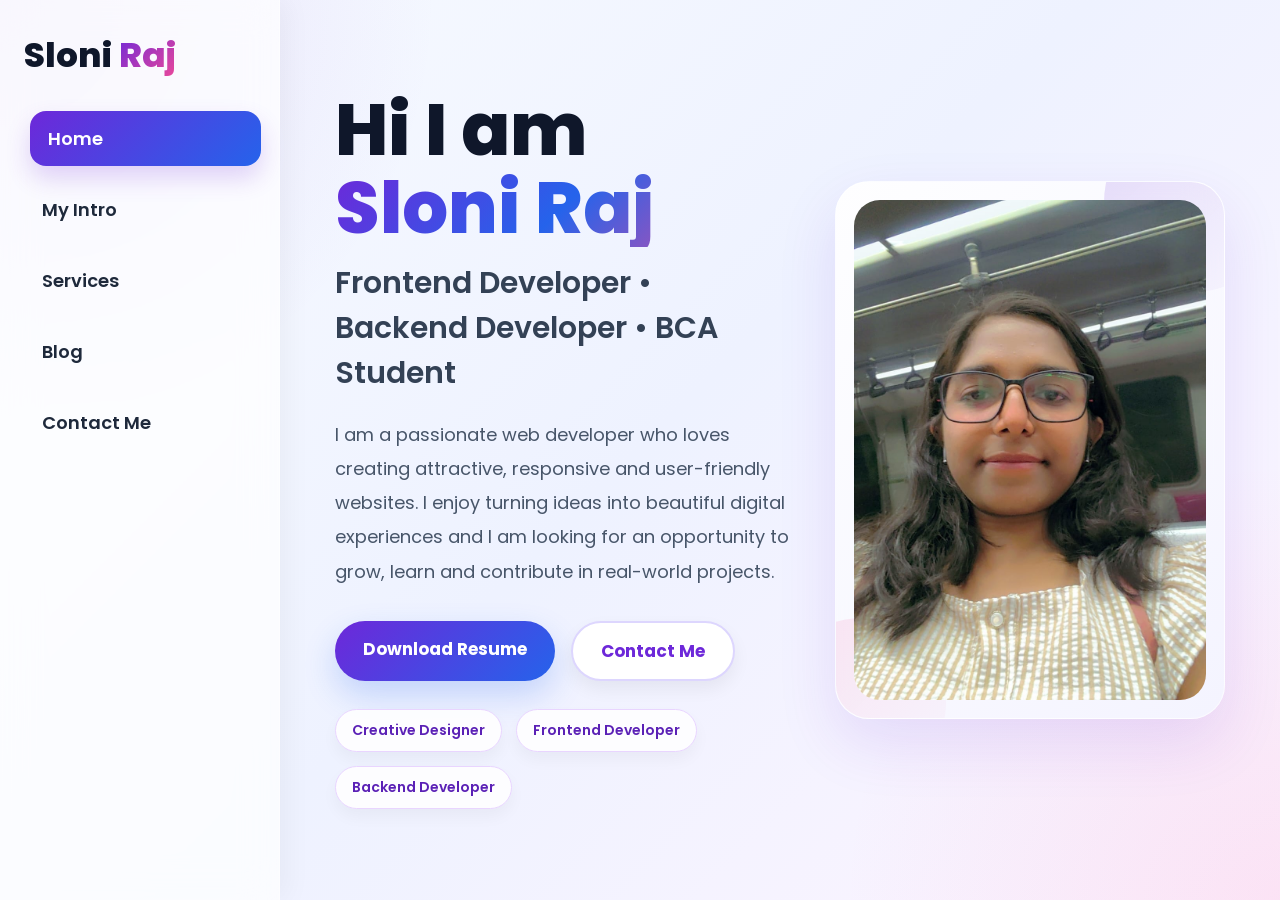
<file: index.html>
<!DOCTYPE html>
<html lang="en">
<head>
  <meta charset="UTF-8" />
  <meta name="viewport" content="width=device-width, initial-scale=1.0" />
  <title>Sloni Raj | Portfolio</title>
  <link rel="preconnect" href="https://fonts.googleapis.com">
  <link rel="preconnect" href="https://fonts.gstatic.com" crossorigin>
  <link href="https://fonts.googleapis.com/css2?family=Poppins:wght@300;400;500;600;700;800&display=swap" rel="stylesheet">

  <style>
    *{
      margin:0;
      padding:0;
      box-sizing:border-box;
      font-family:'Poppins',sans-serif;
    }

    html{
      scroll-behavior:smooth;
    }

    body{
      background:
        radial-gradient(circle at top left, rgba(109,40,217,0.12), transparent 28%),
        radial-gradient(circle at bottom right, rgba(236,72,153,0.10), transparent 28%),
        linear-gradient(135deg,#f8fbff,#eef2ff,#fdf4ff);
      color:#0f172a;
      overflow-x:hidden;
    }

    a{
      text-decoration:none;
      color:inherit;
    }

    img{
      max-width:100%;
      display:block;
    }

    .container{
      display:flex;
      min-height:100vh;
    }

    /* MENU BUTTON */
    .menu-toggle{
      display:none;
      position:fixed;
      top:18px;
      left:18px;
      z-index:1200;
      border:none;
      background:linear-gradient(135deg,#6d28d9,#2563eb);
      color:#fff;
      font-size:22px;
      padding:12px 15px;
      border-radius:14px;
      cursor:pointer;
      box-shadow:0 10px 30px rgba(37,99,235,0.25);
    }

    .overlay{
      display:none;
    }

    /* SIDEBAR */
    .sidebar{
      width:280px;
      position:fixed;
      left:0;
      top:0;
      height:100vh;
      padding:35px 24px;
      background:rgba(255,255,255,0.72);
      backdrop-filter:blur(18px);
      border-right:1px solid rgba(255,255,255,0.4);
      box-shadow:8px 0 25px rgba(0,0,0,0.04);
      z-index:1000;
      transition:0.35s ease;
    }

    .logo{
      font-size:34px;
      font-weight:800;
      line-height:1.2;
      margin-bottom:35px;
      color:#0f172a;
    }

    .logo span{
      background:linear-gradient(135deg,#6d28d9,#ec4899);
      -webkit-background-clip:text;
      -webkit-text-fill-color:transparent;
    }

    .nav-links{
      list-style:none;
      display:flex;
      flex-direction:column;
      gap:16px;
      margin-top:10px;
    }

    .nav-links a{
      display:block;
      padding:14px 18px;
      border-radius:16px;
      font-size:18px;
      font-weight:600;
      color:#1e293b;
      transition:0.3s ease;
    }

    .nav-links a:hover,
    .nav-links a.active{
      background:linear-gradient(135deg,#6d28d9,#2563eb);
      color:#fff;
      transform:translateX(6px);
      box-shadow:0 12px 24px rgba(109,40,217,0.20);
    }

    /* MAIN */
    .main-content{
      margin-left:280px;
      width:calc(100% - 280px);
      min-height:100vh;
      display:flex;
      align-items:center;
      padding:40px 55px;
    }

    .hero{
      width:100%;
    }

    .hero-wrapper{
      display:grid;
      grid-template-columns:1.25fr 0.85fr;
      gap:45px;
      align-items:center;
    }

    .hero-text .small-tag{
      display:inline-block;
      padding:10px 16px;
      border-radius:30px;
      font-size:14px;
      font-weight:600;
      margin-bottom:20px;
      background:linear-gradient(135deg,#ede9fe,#fce7f3);
      color:#6d28d9;
      border:1px solid rgba(109,40,217,0.08);
    }

    .hero-text h1{
      font-size:72px;
      line-height:1.08;
      font-weight:800;
      margin-bottom:14px;
      color:#0f172a;
    }

    .hero-text h1 span{
      display:block;
      background:linear-gradient(135deg,#6d28d9,#2563eb,#ec4899);
      -webkit-background-clip:text;
      -webkit-text-fill-color:transparent;
    }

    .hero-text h2{
      font-size:30px;
      font-weight:600;
      color:#334155;
      margin-bottom:22px;
    }

    .hero-text p{
      font-size:18px;
      line-height:1.9;
      color:#475569;
      max-width:760px;
      margin-bottom:32px;
    }

    .hero-btns{
      display:flex;
      flex-wrap:wrap;
      gap:16px;
      margin-bottom:28px;
    }

    .btn{
      padding:15px 28px;
      border:none;
      border-radius:50px;
      font-size:17px;
      font-weight:700;
      cursor:pointer;
      transition:0.35s ease;
      display:inline-block;
    }

    .btn-primary{
      background:linear-gradient(135deg,#6d28d9,#2563eb);
      color:#fff;
      box-shadow:0 14px 32px rgba(37,99,235,0.22);
    }

    .btn-primary:hover{
      transform:translateY(-4px) scale(1.02);
      box-shadow:0 18px 36px rgba(109,40,217,0.28);
    }

    .btn-secondary{
      background:#fff;
      color:#6d28d9;
      border:2px solid #ddd6fe;
      box-shadow:0 8px 18px rgba(0,0,0,0.06);
    }

    .btn-secondary:hover{
      background:linear-gradient(135deg,#ede9fe,#fce7f3);
      transform:translateY(-4px);
    }

    .quick-info{
      display:flex;
      flex-wrap:wrap;
      gap:14px;
    }

    .info-pill{
      padding:10px 16px;
      border-radius:30px;
      background:rgba(255,255,255,0.88);
      border:1px solid #e9d5ff;
      color:#5b21b6;
      font-size:14px;
      font-weight:600;
      box-shadow:0 8px 16px rgba(0,0,0,0.04);
    }

    .hero-image{
      display:flex;
      justify-content:center;
      align-items:center;
    }

    .image-box{
      width:390px;
      padding:18px;
      border-radius:34px;
      background:linear-gradient(135deg,rgba(255,255,255,0.92),rgba(243,244,255,0.92));
      backdrop-filter:blur(18px);
      box-shadow:0 25px 60px rgba(109,40,217,0.12);
      position:relative;
      overflow:hidden;
      border:1px solid rgba(255,255,255,0.55);
    }

    .image-box::before{
      content:"";
      position:absolute;
      width:180px;
      height:180px;
      background:linear-gradient(135deg,#6d28d9,transparent);
      border-radius:50%;
      top:-70px;
      right:-60px;
      opacity:0.18;
    }

    .image-box::after{
      content:"";
      position:absolute;
      width:170px;
      height:170px;
      background:linear-gradient(135deg,#ec4899,transparent);
      border-radius:50%;
      bottom:-70px;
      left:-60px;
      opacity:0.15;
    }

    .image-box img{
      border-radius:26px;
      position:relative;
      z-index:2;
      width:100%;
      height:500px;
      object-fit:cover;
    }

    /* RESPONSIVE */
    @media (max-width:1200px){
      .hero-text h1{
        font-size:58px;
      }

      .hero-text h2{
        font-size:26px;
      }
    }

    @media (max-width:992px){
      .menu-toggle{
        display:block;
      }

      .sidebar{
        left:-100%;
      }

      .sidebar.active{
        left:0;
      }

      .overlay.active{
        display:block;
        position:fixed;
        inset:0;
        background:rgba(0,0,0,0.4);
        z-index:999;
      }

      .main-content{
        margin-left:0;
        width:100%;
        padding:95px 22px 30px;
      }

      .hero-wrapper{
        grid-template-columns:1fr;
      }

      .hero-image{
        order:-1;
      }

      .image-box{
        width:330px;
      }

      .hero-text{
        text-align:center;
      }

      .hero-btns,
      .quick-info{
        justify-content:center;
      }

      .hero-text p{
        margin-left:auto;
        margin-right:auto;
      }
    }

    @media (max-width:768px){
      .hero-text h1{
        font-size:44px;
      }

      .hero-text h2{
        font-size:22px;
      }

      .hero-text p{
        font-size:16px;
      }

      .btn{
        width:100%;
        text-align:center;
      }
    }

    @media (max-width:480px){
      .main-content{
        padding:82px 15px 20px;
      }

      .hero-text h1{
        font-size:36px;
      }

      .hero-text h2{
        font-size:18px;
      }

      .hero-text .small-tag{
        font-size:12px;
      }

      .image-box{
        width:100%;
      }

      .image-box img{
        height:380px;
      }

      .nav-links a{
        font-size:16px;
      }
    }
  </style>
</head>
<body>

  <button class="menu-toggle" id="menuBtn">☰</button>
  <div class="overlay" id="overlay"></div>

  <div class="container">
    <!-- Sidebar -->
    <aside class="sidebar" id="sidebar">
      <div class="logo">Sloni <span>Raj</span></div>

      <ul class="nav-links">
        <li><a href="index.html" class="active">Home</a></li>
        <li><a href="intro.html">My Intro</a></li>
        <li><a href="services.html">Services</a></li>
        <li><a href="blog.html">Blog</a></li>
        <li><a href="contact.html">Contact Me</a></li>
      </ul>
    </aside>

    <!-- Main Home Page -->
    <main class="main-content">
      <section class="hero">
        <div class="hero-wrapper">
          <div class="hero-text">
           
            <h1>Hi I am <span>Sloni Raj</span></h1>
            <h2>Frontend Developer • Backend Developer • BCA Student</h2>
            <p>
              I am a passionate web developer who loves creating attractive,
              responsive and user-friendly websites. I enjoy turning ideas into
              beautiful digital experiences and I am looking for an opportunity
              to grow, learn and contribute in real-world projects.
            </p>

            <div class="hero-btns">
              <a href="resume.pdf" class="btn btn-primary" target="_blank">Download Resume</a>
              <a href="contact.html" class="btn btn-secondary">Contact Me</a>
            </div>

            <div class="quick-info">
              <span class="info-pill">Creative Designer</span>
              <span class="info-pill">Frontend Developer</span>
              <span class="info-pill">Backend Developer</span>
            </div>
          </div>

          <div class="hero-image">
            <div class="image-box">
              <img src="photo.jpeg" alt="Profile Image">
            </div>
          </div>
        </div>
      </section>
    </main>
  </div>

  <script>
    const menuBtn = document.getElementById("menuBtn");
    const sidebar = document.getElementById("sidebar");
    const overlay = document.getElementById("overlay");

    menuBtn.addEventListener("click", () => {
      sidebar.classList.toggle("active");
      overlay.classList.toggle("active");
    });

    overlay.addEventListener("click", () => {
      sidebar.classList.remove("active");
      overlay.classList.remove("active");
    });
  </script>
</body>
</html>
</file>
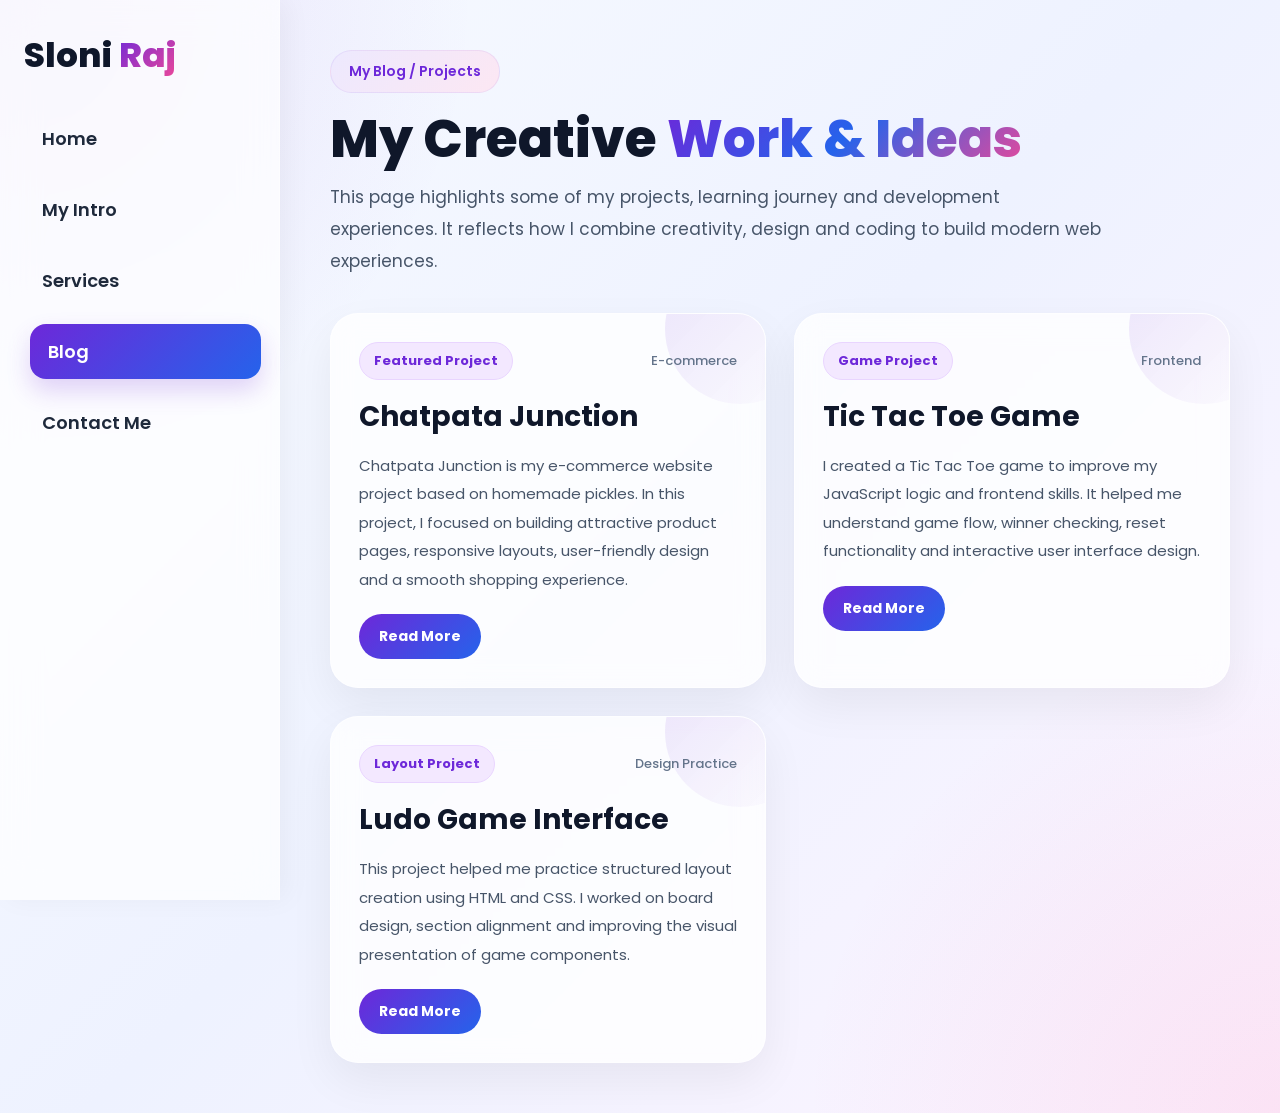
<file: blog.html>
<!DOCTYPE html>
<html lang="en">
<head>
  <meta charset="UTF-8" />
  <meta name="viewport" content="width=device-width, initial-scale=1.0" />
  <title>Blog | Sloni Raj</title>
  <link rel="preconnect" href="https://fonts.googleapis.com">
  <link rel="preconnect" href="https://fonts.gstatic.com" crossorigin>
  <link href="https://fonts.googleapis.com/css2?family=Poppins:wght@300;400;500;600;700;800&display=swap" rel="stylesheet">

  <style>
    *{
      margin:0;
      padding:0;
      box-sizing:border-box;
      font-family:'Poppins',sans-serif;
    }

    body{
      background:
        radial-gradient(circle at top left, rgba(109,40,217,0.12), transparent 28%),
        radial-gradient(circle at bottom right, rgba(236,72,153,0.10), transparent 28%),
        linear-gradient(135deg,#f8fbff,#eef2ff,#fdf4ff);
      color:#0f172a;
      overflow-x:hidden;
    }

    a{
      text-decoration:none;
      color:inherit;
    }

    .container{
      display:flex;
      min-height:100vh;
    }

    .menu-toggle{
      display:none;
      position:fixed;
      top:18px;
      left:18px;
      z-index:1200;
      border:none;
      background:linear-gradient(135deg,#6d28d9,#2563eb);
      color:#fff;
      font-size:22px;
      padding:12px 15px;
      border-radius:14px;
      cursor:pointer;
      box-shadow:0 10px 30px rgba(37,99,235,0.25);
    }

    .overlay{
      display:none;
    }

    /* SIDEBAR */
    .sidebar{
      width:280px;
      position:fixed;
      left:0;
      top:0;
      height:100vh;
      padding:35px 24px;
      background:rgba(255,255,255,0.72);
      backdrop-filter:blur(18px);
      border-right:1px solid rgba(255,255,255,0.4);
      box-shadow:8px 0 25px rgba(0,0,0,0.04);
      z-index:1000;
      transition:0.35s ease;
    }

    .logo{
      font-size:34px;
      font-weight:800;
      line-height:1.2;
      margin-bottom:35px;
      color:#0f172a;
    }

    .logo span{
      background:linear-gradient(135deg,#6d28d9,#ec4899);
      -webkit-background-clip:text;
      -webkit-text-fill-color:transparent;
    }

    .nav-links{
      list-style:none;
      display:flex;
      flex-direction:column;
      gap:16px;
      margin-top:10px;
    }

    .nav-links a{
      display:block;
      padding:14px 18px;
      border-radius:16px;
      font-size:18px;
      font-weight:600;
      color:#1e293b;
      transition:0.3s ease;
    }

    .nav-links a:hover,
    .nav-links a.active{
      background:linear-gradient(135deg,#6d28d9,#2563eb);
      color:#fff;
      transform:translateX(6px);
      box-shadow:0 12px 24px rgba(109,40,217,0.20);
    }

    /* MAIN CONTENT */
    .main-content{
      margin-left:280px;
      width:calc(100% - 280px);
      min-height:100vh;
      padding:50px;
    }

    .page-header{
      margin-bottom:35px;
    }

    .page-tag{
      display:inline-block;
      padding:10px 18px;
      border-radius:30px;
      font-size:14px;
      font-weight:600;
      margin-bottom:16px;
      background:linear-gradient(135deg,#ede9fe,#fce7f3);
      color:#6d28d9;
      border:1px solid rgba(109,40,217,0.08);
    }

    .page-header h1{
      font-size:52px;
      line-height:1.15;
      margin-bottom:12px;
      font-weight:800;
      color:#0f172a;
    }

    .page-header h1 span{
      background:linear-gradient(135deg,#6d28d9,#2563eb,#ec4899);
      -webkit-background-clip:text;
      -webkit-text-fill-color:transparent;
    }

    .page-header p{
      font-size:17px;
      line-height:1.9;
      color:#475569;
      max-width:780px;
    }

    .blog-grid{
      display:grid;
      grid-template-columns:repeat(2,1fr);
      gap:28px;
    }

    .blog-card{
      background:rgba(255,255,255,0.78);
      backdrop-filter:blur(14px);
      border:1px solid rgba(255,255,255,0.55);
      border-radius:28px;
      padding:28px;
      box-shadow:0 18px 45px rgba(0,0,0,0.06);
      transition:0.35s ease;
      position:relative;
      overflow:hidden;
    }

    .blog-card:hover{
      transform:translateY(-8px);
      box-shadow:0 22px 50px rgba(109,40,217,0.14);
    }

    .blog-card::before{
      content:"";
      position:absolute;
      top:-60px;
      right:-50px;
      width:150px;
      height:150px;
      border-radius:50%;
      background:linear-gradient(135deg,rgba(109,40,217,0.12),transparent);
    }

    .blog-top{
      display:flex;
      justify-content:space-between;
      align-items:center;
      gap:15px;
      margin-bottom:16px;
      position:relative;
      z-index:2;
    }

    .blog-badge{
      display:inline-block;
      padding:8px 14px;
      border-radius:30px;
      font-size:13px;
      font-weight:700;
      color:#6d28d9;
      background:#f3e8ff;
      border:1px solid #e9d5ff;
    }

    .blog-date{
      font-size:13px;
      color:#64748b;
      font-weight:500;
    }

    .blog-card h2{
      font-size:28px;
      margin-bottom:14px;
      color:#0f172a;
      position:relative;
      z-index:2;
    }

    .blog-card p{
      font-size:15px;
      line-height:1.9;
      color:#475569;
      margin-bottom:20px;
      position:relative;
      z-index:2;
    }

    .read-more{
      display:inline-block;
      padding:12px 20px;
      border-radius:30px;
      background:linear-gradient(135deg,#6d28d9,#2563eb);
      color:#fff;
      font-size:14px;
      font-weight:700;
      transition:0.3s ease;
      position:relative;
      z-index:2;
    }

    .read-more:hover{
      transform:translateY(-3px);
      box-shadow:0 14px 30px rgba(37,99,235,0.22);
    }

    .featured-box{
      margin-top:32px;
      background:linear-gradient(135deg,rgba(255,255,255,0.85),rgba(253,244,255,0.75));
      border-radius:30px;
      padding:32px;
      box-shadow:0 18px 45px rgba(0,0,0,0.06);
      border:1px solid rgba(255,255,255,0.55);
    }

    .featured-box h3{
      font-size:30px;
      margin-bottom:14px;
      color:#0f172a;
    }

    .featured-box p{
      font-size:16px;
      line-height:1.9;
      color:#475569;
      margin-bottom:16px;
    }

    .highlight{
      color:#6d28d9;
      font-weight:700;
    }

    @media (max-width:992px){
      .menu-toggle{
        display:block;
      }

      .sidebar{
        left:-100%;
      }

      .sidebar.active{
        left:0;
      }

      .overlay.active{
        display:block;
        position:fixed;
        inset:0;
        background:rgba(0,0,0,0.4);
        z-index:999;
      }

      .main-content{
        margin-left:0;
        width:100%;
        padding:95px 22px 30px;
      }

      .blog-grid{
        grid-template-columns:1fr;
      }
    }

    @media (max-width:768px){
      .page-header h1{
        font-size:40px;
      }

      .blog-card h2{
        font-size:24px;
      }

      .featured-box h3{
        font-size:25px;
      }
    }

    @media (max-width:480px){
      .main-content{
        padding:82px 15px 20px;
      }

      .page-header h1{
        font-size:32px;
      }

      .page-header p,
      .blog-card p,
      .featured-box p{
        font-size:14px;
      }

      .nav-links a{
        font-size:16px;
      }

      .blog-top{
        flex-direction:column;
        align-items:flex-start;
      }
    }
  </style>
</head>
<body>

  <button class="menu-toggle" id="menuBtn">☰</button>
  <div class="overlay" id="overlay"></div>

  <div class="container">
    <!-- Sidebar -->
    <aside class="sidebar" id="sidebar">
      <div class="logo">Sloni <span>Raj</span></div>

      <ul class="nav-links">
        <li><a href="index.html">Home</a></li>
        <li><a href="intro.html">My Intro</a></li>
        <li><a href="services.html">Services</a></li>
        <li><a href="blog.html" class="active">Blog</a></li>
        <li><a href="contact.html">Contact Me</a></li>
      </ul>
    </aside>

    <!-- Main Content -->
    <main class="main-content">
      <div class="page-header">
        <span class="page-tag">My Blog / Projects</span>
        <h1>My Creative <span>Work & Ideas</span></h1>
        <p>
          This page highlights some of my projects, learning journey and development experiences.
          It reflects how I combine creativity, design and coding to build modern web experiences.
        </p>
      </div>

      <div class="blog-grid">
        <div class="blog-card">
          <div class="blog-top">
            <span class="blog-badge">Featured Project</span>
            <span class="blog-date">E-commerce</span>
          </div>
          <h2>Chatpata Junction</h2>
          <p>
            Chatpata Junction is my e-commerce website project based on homemade pickles.
            In this project, I focused on building attractive product pages, responsive layouts,
            user-friendly design and a smooth shopping experience.
          </p>
          <a href="#" class="read-more">Read More</a>
        </div>

        <div class="blog-card">
          <div class="blog-top">
            <span class="blog-badge">Game Project</span>
            <span class="blog-date">Frontend</span>
          </div>
          <h2>Tic Tac Toe Game</h2>
          <p>
            I created a Tic Tac Toe game to improve my JavaScript logic and frontend skills.
            It helped me understand game flow, winner checking, reset functionality and
            interactive user interface design.
          </p>
          <a href="game.html" class="read-more">Read More</a>
        </div>

        <div class="blog-card">
          <div class="blog-top">
            <span class="blog-badge">Layout Project</span>
            <span class="blog-date">Design Practice</span>
          </div>
          <h2>Ludo Game Interface</h2>
          <p>
            This project helped me practice structured layout creation using HTML and CSS.
            I worked on board design, section alignment and improving the visual presentation
            of game components.
          </p>
          <a href="ludo.html" class="read-more">Read More</a>
        </div>

        
         
        </div>
      </div>

     
    </main>
  </div>

  <script>
    const menuBtn = document.getElementById("menuBtn");
    const sidebar = document.getElementById("sidebar");
    const overlay = document.getElementById("overlay");

    menuBtn.addEventListener("click", () => {
      sidebar.classList.toggle("active");
      overlay.classList.toggle("active");
    });

    overlay.addEventListener("click", () => {
      sidebar.classList.remove("active");
      overlay.classList.remove("active");
    });
  </script>
</body>
</html>
</file>
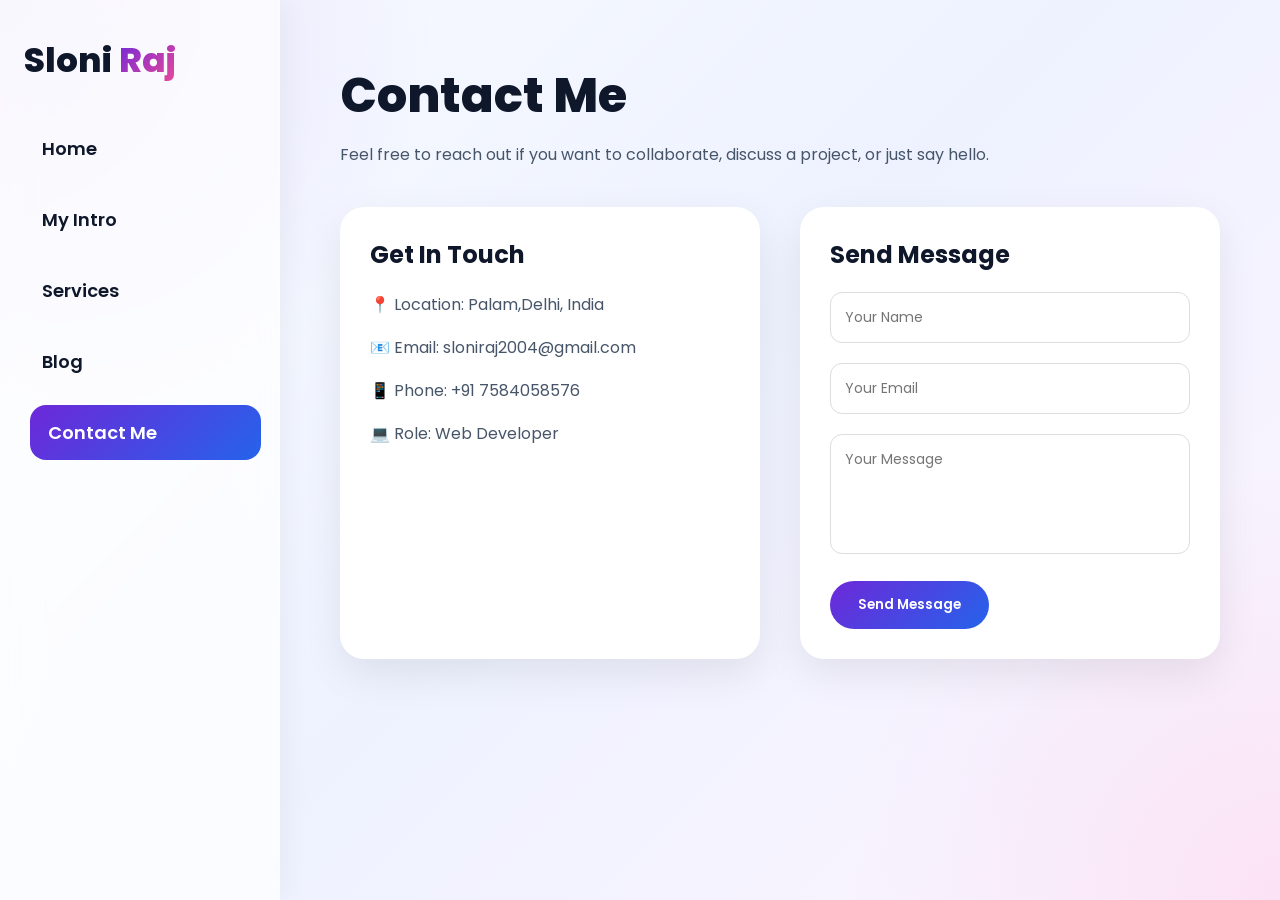
<file: contact.html>
<!DOCTYPE html>
<html lang="en">
<head>
<meta charset="UTF-8">
<meta name="viewport" content="width=device-width, initial-scale=1.0">
<title>Contact Me | Sloni Raj</title>

<link rel="preconnect" href="https://fonts.googleapis.com">
<link rel="preconnect" href="https://fonts.gstatic.com" crossorigin>

<link href="https://fonts.googleapis.com/css2?family=Poppins:wght@300;400;500;600;700;800&display=swap" rel="stylesheet">

<style>

*{
margin:0;
padding:0;
box-sizing:border-box;
font-family:'Poppins',sans-serif;
}

body{
background:
radial-gradient(circle at top left, rgba(109,40,217,0.12), transparent 28%),
radial-gradient(circle at bottom right, rgba(236,72,153,0.10), transparent 28%),
linear-gradient(135deg,#f8fbff,#eef2ff,#fdf4ff);
color:#0f172a;
overflow-x:hidden;
}

a{
text-decoration:none;
color:inherit;
}

.container{
display:flex;
min-height:100vh;
}

/* SIDEBAR */

.sidebar{
width:280px;
position:fixed;
left:0;
top:0;
height:100vh;
padding:35px 24px;
background:rgba(255,255,255,0.72);
backdrop-filter:blur(18px);
border-right:1px solid rgba(255,255,255,0.4);
box-shadow:8px 0 25px rgba(0,0,0,0.04);
}

.logo{
font-size:34px;
font-weight:800;
margin-bottom:35px;
}

.logo span{
background:linear-gradient(135deg,#6d28d9,#ec4899);
-webkit-background-clip:text;
-webkit-text-fill-color:transparent;
}

.nav-links{
list-style:none;
display:flex;
flex-direction:column;
gap:16px;
}

.nav-links a{
display:block;
padding:14px 18px;
border-radius:16px;
font-size:18px;
font-weight:600;
transition:0.3s;
}

.nav-links a:hover,
.nav-links a.active{
background:linear-gradient(135deg,#6d28d9,#2563eb);
color:white;
transform:translateX(6px);
}

/* MAIN CONTENT */

.main-content{
margin-left:280px;
width:calc(100% - 280px);
padding:60px;
}

/* PAGE HEADER */

.page-title{
font-size:48px;
font-weight:800;
margin-bottom:10px;
}

.page-subtitle{
color:#475569;
margin-bottom:40px;
}

/* CONTACT GRID */

.contact-grid{
display:grid;
grid-template-columns:1fr 1fr;
gap:40px;
}

/* CONTACT INFO */

.contact-info{
background:white;
padding:30px;
border-radius:24px;
box-shadow:0 15px 40px rgba(0,0,0,0.08);
}

.contact-info h3{
margin-bottom:20px;
font-size:24px;
}

.info-item{
margin-bottom:18px;
font-size:16px;
color:#475569;
}

/* FORM */

.contact-form{
background:white;
padding:30px;
border-radius:24px;
box-shadow:0 15px 40px rgba(0,0,0,0.08);
}

.contact-form h3{
margin-bottom:20px;
font-size:24px;
}

.form-group{
margin-bottom:20px;
}

input,
textarea{
width:100%;
padding:14px;
border-radius:12px;
border:1px solid #ddd;
font-size:14px;
}

textarea{
height:120px;
resize:none;
}

button{
padding:14px 28px;
border:none;
border-radius:30px;
background:linear-gradient(135deg,#6d28d9,#2563eb);
color:white;
font-weight:600;
cursor:pointer;
transition:0.3s;
}

button:hover{
transform:translateY(-3px);
box-shadow:0 12px 30px rgba(37,99,235,0.25);
}

/* RESPONSIVE */

@media (max-width:900px){

.contact-grid{
grid-template-columns:1fr;
}

.sidebar{
display:none;
}

.main-content{
margin-left:0;
width:100%;
padding:40px 20px;
}

}

</style>
</head>

<body>

<div class="container">

<!-- Sidebar -->

<aside class="sidebar">

<div class="logo">
Sloni <span>Raj</span>
</div>

<ul class="nav-links">
<li><a href="index.html">Home</a></li>
<li><a href="intro.html">My Intro</a></li>
<li><a href="services.html">Services</a></li>
<li><a href="blog.html">Blog</a></li>
<li><a href="contact.html" class="active">Contact Me</a></li>
</ul>

</aside>

<!-- Main Content -->

<main class="main-content">

<h1 class="page-title">Contact Me</h1>
<p class="page-subtitle">
Feel free to reach out if you want to collaborate, discuss a project, or just say hello.
</p>

<div class="contact-grid">

<div class="contact-info">

<h3>Get In Touch</h3>

<div class="info-item">
📍 Location: Palam,Delhi, India
</div>

<div class="info-item">
📧 Email: sloniraj2004@gmail.com
</div>

<div class="info-item">
📱 Phone: +91 7584058576
</div>

<div class="info-item">
💻 Role: Web Developer
</div>

</div>

<div class="contact-form">

<h3>Send Message</h3>
<form id="contactForm">

<div class="form-group">
<input type="text" placeholder="Your Name" required>
</div>

<div class="form-group">
<input type="email" placeholder="Your Email" required>
</div>

<div class="form-group">
<textarea placeholder="Your Message"></textarea>
</div>

<button type="submit">
Send Message
</button>

</form>

</div>

</div>

</main>

</div>
<script>

const form = document.getElementById("contactForm");

form.addEventListener("submit", function(e){

    e.preventDefault();   // stops page reload

    alert("✅ Your message has been sent successfully!");

    form.reset();   // clears the form fields

});

</script>

</body>
</html>
</file>
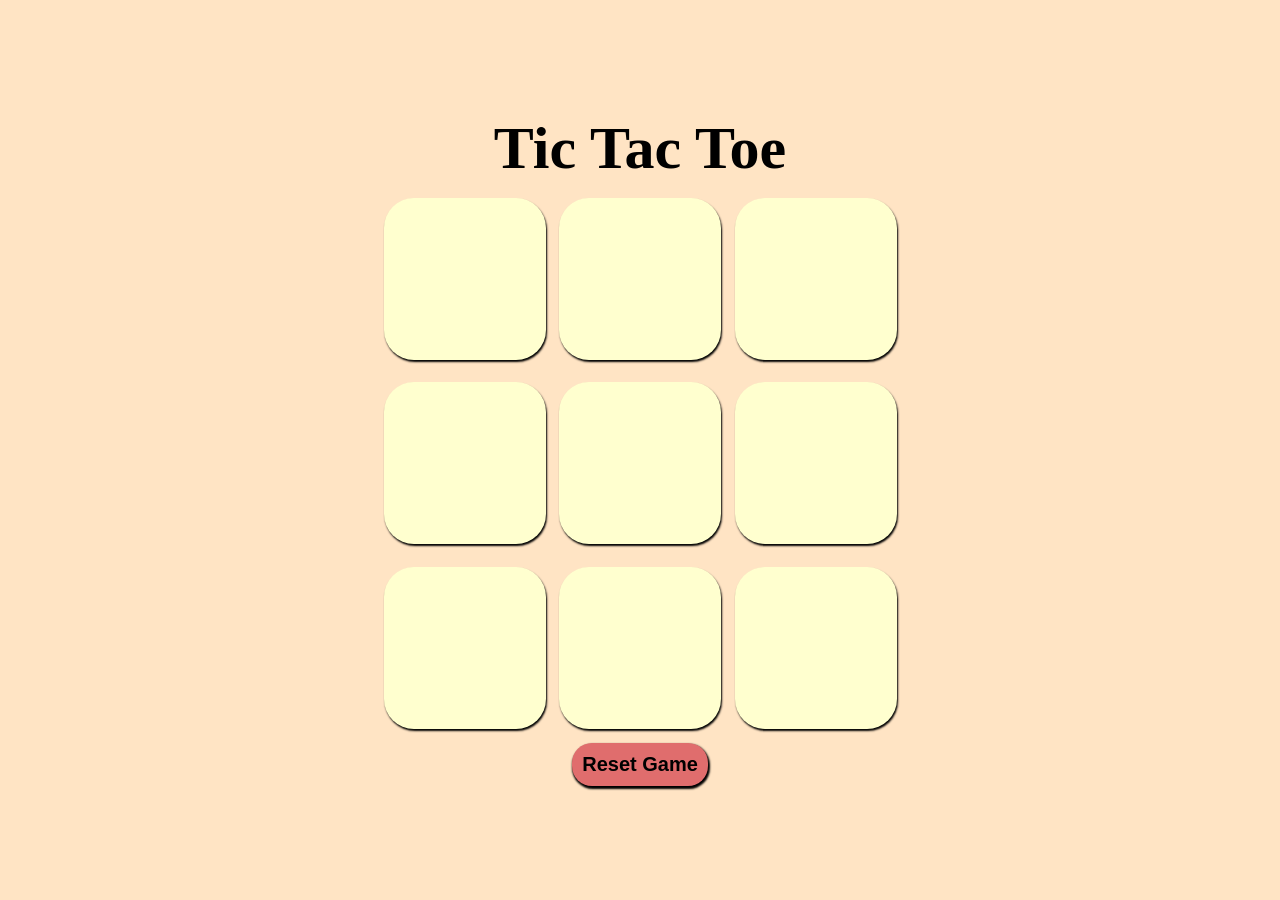
<file: game.html>
<!DOCTYPE html>
<html lang="en">
<head>
    <meta charset="UTF-8">
    <meta name="viewport" content="width=device-width, initial-scale=1.0">
    <title>Tic-Tac-Toe</title>
</head>
<style>
    *{
         margin:0;
        padding:0;
    }
    body{
    background-color:bisque;
    text-align: center;
    min-height: 100vh;
    display: flex;
    flex-direction: column;
    justify-content: center;
}

   h1{
    font-size: 60px;
    margin-bottom: 10px;
}

   .container{
    height: auto;
    display: flex;
    justify-content: center;
    align-items: center;
    margin: 10px 0;
}

    .game{

        height: 60vmin;
        width:60vmin;
        display: flex;
        flex-wrap:wrap;
        justify-content: center;
        align-items: center;
        gap: 1.5vmin;
    }
    .box{
        height:18vmin;
        width:18vmin;
        border-radius: 30px;
        border:none;
        box-shadow: 1px 2px 2px 0px black;
        font-size: 40px;
        color: #b0413e;
        background-color: #ffffcf;

    }
    #reset-btn{
        padding: 10px;
        font-size: 20px;
        background-color: rgb(224, 109, 109);
        color:black;
        box-shadow: 1px 2px 2px 1px black; 
        border-radius: 20px;
        border: none;
    }
    
    #new-btn{
        padding: 10px;
        font-size: 20px;
        background-color: rgb(224, 109, 109);
        color:black;
        box-shadow: 1px 2px 2px 1px black;
         border-radius: 20px;
        border: none;
     }
    
   #msg{
    padding: 20px 30px;
    border-radius: 25px;
    font-size: 28px;
    box-shadow: 4px 4px 8px black;
}

    .msg-container{
    position: fixed;
    top: 0;
    left: 0;
    height: 100vh;
    width: 100%;
    background: rgba(0,0,0,0.4);
    display: flex;
    justify-content: center;
    align-items: center;
    flex-direction: column;
    gap: 20px;
    z-index: 10;
}

    .hide{
        display: none;
    }

    /* DRAW MESSAGE STYLE */
.draw {
    color: #2c3e50;
    background-color: #f1c40f;
    padding: 15px 30px;
    border-radius: 20px;
    box-shadow: 3px 3px 5px black;
    animation: pop 0.4s ease-in-out;
}

/* WINNER MESSAGE STYLE */
.winner {
    color: #27ae60;
    background-color: #ecf9f1;
    padding: 15px 30px;
    border-radius: 20px;
    box-shadow: 3px 3px 5px black;
    animation: pop 0.4s ease-in-out;
}

/* Small animation */
@keyframes pop {
    0% {
        transform: scale(0.5);
        opacity: 0;
    }
    100% {
        transform: scale(1);
        opacity: 1;
    }
}

    
</style>
<body>
    <div class="msg-container hide">
        <p id="msg">Winner</p>
         <button id="new-btn"><b>New Game</b></button>

    </div>
    
    <main>
         <h1>Tic Tac Toe</h1>
         <div class="container">
         <div class="game">
            <button class="box"></button>
            <button class="box"></button>
            <button class="box"></button>
            <button class="box"></button>
            <button class="box"></button>
            <button class="box"></button>
            <button class="box"></button>
            <button class="box"></button>
            <button class="box"></button>
            </div>
         </div>
         <button id="reset-btn"><b>Reset Game</b></button>

    </main>
    <script>
    let boxes=document.querySelectorAll(".box");
    let resetBtn=document.querySelector("#reset-btn");
    let newGameBtn=document.querySelector("#new-btn");
    let msgContainer=document.querySelector(".msg-container");
    let msg = document.querySelector("#msg");

    let turnO=true;//playerX, playerY

    const winPatterns = [
        [0, 1, 2],
        [0, 3, 6],
        [0, 4, 8],
        [1, 4, 7],
        [2, 5, 8],
        [2, 4, 6],
        [3, 4, 5],
        [6, 7, 8],
    ];
    const resetGame = ()=> {
        turnO=true;
        enableBoxes();
        msgContainer.classList.add("hide");
    };
     boxes.forEach((box)=>{
        box.addEventListener("click", () =>{
            console.log("box was clicked");
            if(turnO){
                box.innerText = "O";
                turnO = false;
            } else {
                box.innerText = "X";
                turnO = true;
            
            }
            box.disabled = true;

            checkWinner();
          
        });
    });

    const disableBoxes=()=>{
        for(let box of boxes) {
            box.disabled= true;
        }
    };

    const enableBoxes=()=> {
        for(let box of boxes){
            box.disabled=false;
            box.innerText="";
        }
    };
 const showWinner = (winner) => {
    msg.innerText = `🎉 Congratulations, Winner is ${winner}`;
    msg.classList.remove("draw");
    msg.classList.add("winner");
    msgContainer.classList.remove("hide");
    disableBoxes();
};

    const checkWinner = () => {
    let isWinner = false;

    for (let pattern of winPatterns) {
        let pos1Val = boxes[pattern[0]].innerText;
        let pos2Val = boxes[pattern[1]].innerText;
        let pos3Val = boxes[pattern[2]].innerText;

        if (pos1Val !== "" && pos2Val !== "" && pos3Val !== "") {
            if (pos1Val === pos2Val && pos2Val === pos3Val) {
                showWinner(pos1Val);
                isWinner = true;
                return; // winner mil gaya to aage check nahi
            }
        }
    }

    // 🔹 Draw check
    let allFilled = true;
    boxes.forEach((box) => {
        if (box.innerText === "") {
            allFilled = false;
        }
    });

    if (allFilled && !isWinner) {
    msg.innerText = "🤝 Game Draw! Try Again";
    msg.classList.remove("winner");
    msg.classList.add("draw");
    msgContainer.classList.remove("hide");
    disableBoxes();
}

};
newGameBtn.addEventListener("click", resetGame);
resetBtn.addEventListener("click", resetGame);


</script>
</body>
</html>
</file>
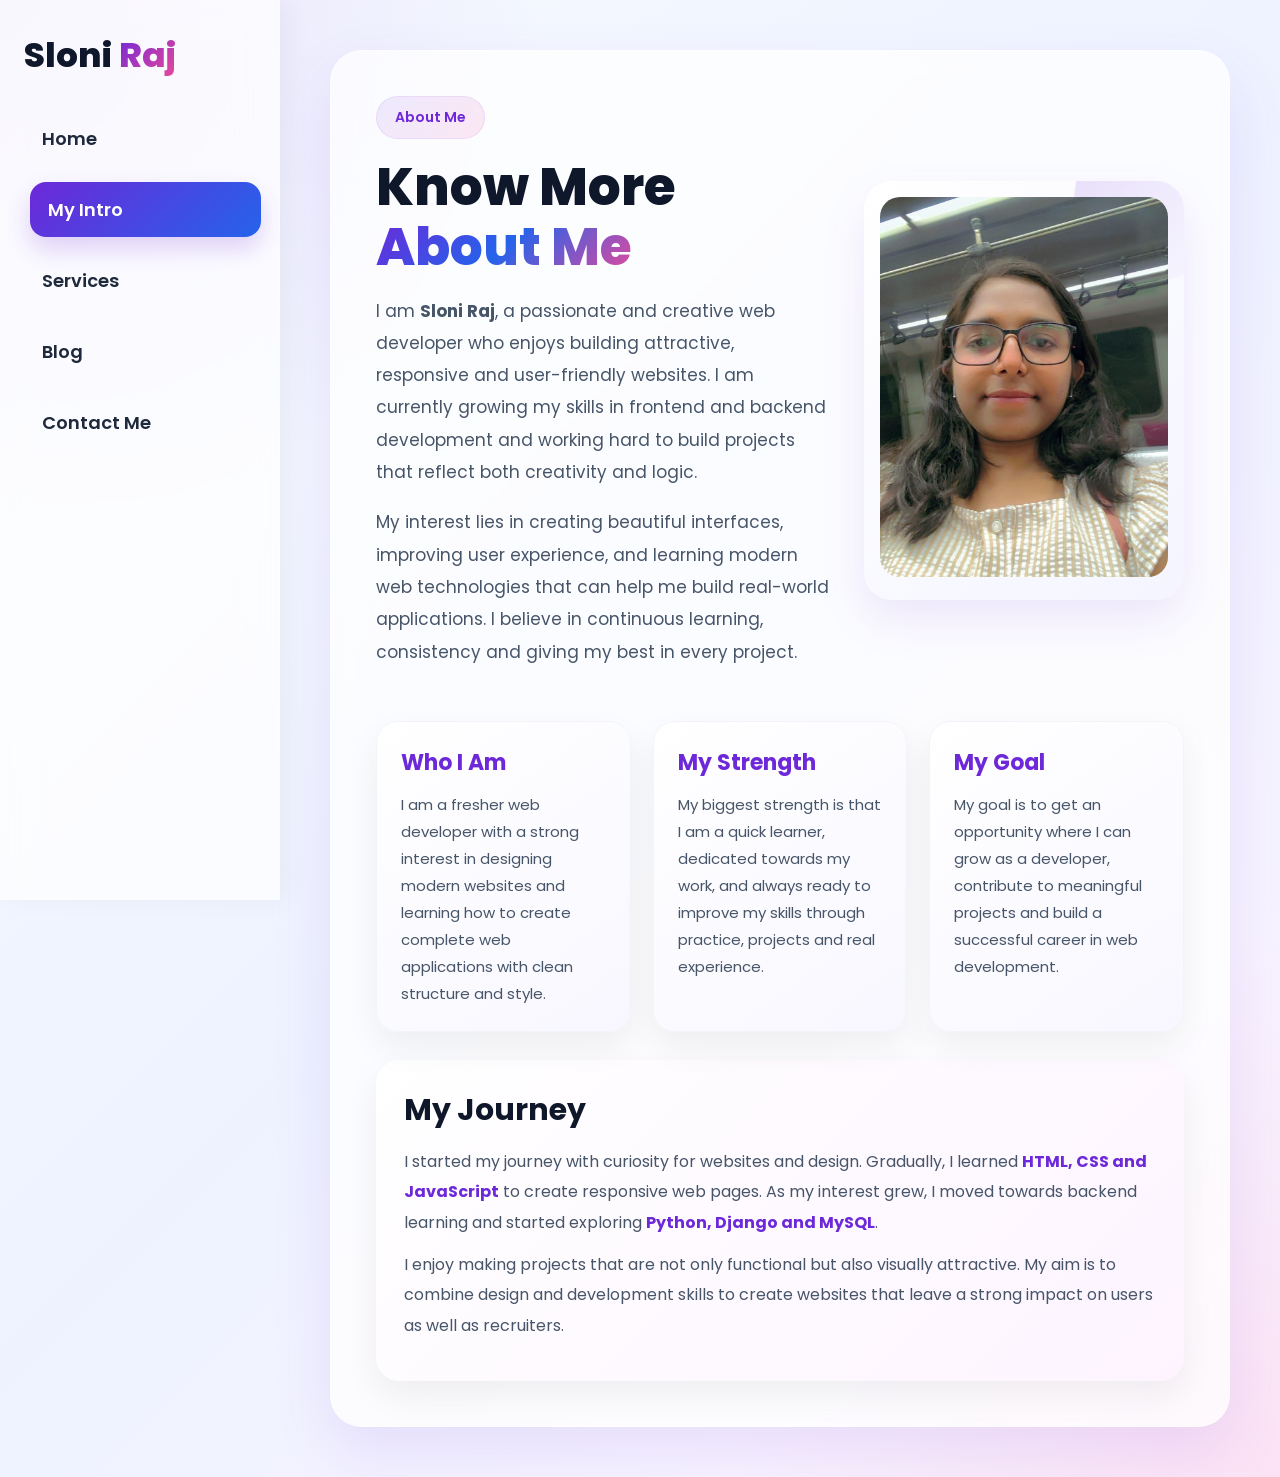
<file: intro.html>
<!DOCTYPE html>
<html lang="en">
<head>
  <meta charset="UTF-8" />
  <meta name="viewport" content="width=device-width, initial-scale=1.0" />
  <title>My Intro | Sloni Raj</title>
  <link rel="preconnect" href="https://fonts.googleapis.com">
  <link rel="preconnect" href="https://fonts.gstatic.com" crossorigin>
  <link href="https://fonts.googleapis.com/css2?family=Poppins:wght@300;400;500;600;700;800&display=swap" rel="stylesheet">

  <style>
    *{
      margin:0;
      padding:0;
      box-sizing:border-box;
      font-family:'Poppins',sans-serif;
    }

    body{
      background:
        radial-gradient(circle at top left, rgba(109,40,217,0.12), transparent 28%),
        radial-gradient(circle at bottom right, rgba(236,72,153,0.10), transparent 28%),
        linear-gradient(135deg,#f8fbff,#eef2ff,#fdf4ff);
      color:#0f172a;
      overflow-x:hidden;
    }

    a{
      text-decoration:none;
      color:inherit;
    }

    .container{
      display:flex;
      min-height:100vh;
    }

    .menu-toggle{
      display:none;
      position:fixed;
      top:18px;
      left:18px;
      z-index:1200;
      border:none;
      background:linear-gradient(135deg,#6d28d9,#2563eb);
      color:#fff;
      font-size:22px;
      padding:12px 15px;
      border-radius:14px;
      cursor:pointer;
      box-shadow:0 10px 30px rgba(37,99,235,0.25);
    }

    .overlay{
      display:none;
    }

    /* SIDEBAR */
    .sidebar{
      width:280px;
      position:fixed;
      left:0;
      top:0;
      height:100vh;
      padding:35px 24px;
      background:rgba(255,255,255,0.72);
      backdrop-filter:blur(18px);
      border-right:1px solid rgba(255,255,255,0.4);
      box-shadow:8px 0 25px rgba(0,0,0,0.04);
      z-index:1000;
      transition:0.35s ease;
    }

    .logo{
      font-size:34px;
      font-weight:800;
      line-height:1.2;
      margin-bottom:35px;
      color:#0f172a;
    }

    .logo span{
      background:linear-gradient(135deg,#6d28d9,#ec4899);
      -webkit-background-clip:text;
      -webkit-text-fill-color:transparent;
    }

    .nav-links{
      list-style:none;
      display:flex;
      flex-direction:column;
      gap:16px;
      margin-top:10px;
    }

    .nav-links a{
      display:block;
      padding:14px 18px;
      border-radius:16px;
      font-size:18px;
      font-weight:600;
      color:#1e293b;
      transition:0.3s ease;
    }

    .nav-links a:hover,
    .nav-links a.active{
      background:linear-gradient(135deg,#6d28d9,#2563eb);
      color:#fff;
      transform:translateX(6px);
      box-shadow:0 12px 24px rgba(109,40,217,0.20);
    }

    /* MAIN CONTENT */
    .main-content{
      margin-left:280px;
      width:calc(100% - 280px);
      min-height:100vh;
      padding:50px;
      display:flex;
      align-items:center;
    }

    .intro-section{
      width:100%;
    }

    .intro-box{
      background:rgba(255,255,255,0.75);
      backdrop-filter:blur(16px);
      border:1px solid rgba(255,255,255,0.45);
      border-radius:32px;
      padding:45px;
      box-shadow:0 25px 60px rgba(109,40,217,0.10);
    }

    .intro-top{
      display:grid;
      grid-template-columns:1fr 320px;
      gap:35px;
      align-items:center;
    }

    .intro-tag{
      display:inline-block;
      padding:10px 18px;
      border-radius:30px;
      font-size:14px;
      font-weight:600;
      margin-bottom:18px;
      background:linear-gradient(135deg,#ede9fe,#fce7f3);
      color:#6d28d9;
      border:1px solid rgba(109,40,217,0.08);
    }

    .intro-text h1{
      font-size:52px;
      line-height:1.15;
      margin-bottom:18px;
      font-weight:800;
      color:#0f172a;
    }

    .intro-text h1 span{
      background:linear-gradient(135deg,#6d28d9,#2563eb,#ec4899);
      -webkit-background-clip:text;
      -webkit-text-fill-color:transparent;
    }

    .intro-text p{
      font-size:17px;
      line-height:1.9;
      color:#475569;
      margin-bottom:18px;
    }

    .image-box{
      background:linear-gradient(135deg,rgba(255,255,255,0.92),rgba(243,244,255,0.92));
      padding:16px;
      border-radius:28px;
      box-shadow:0 20px 45px rgba(109,40,217,0.10);
      position:relative;
      overflow:hidden;
    }

    .image-box::before{
      content:"";
      position:absolute;
      width:160px;
      height:160px;
      background:linear-gradient(135deg,#6d28d9,transparent);
      border-radius:50%;
      top:-60px;
      right:-50px;
      opacity:0.16;
    }

    .image-box img{
      width:100%;
      height:380px;
      object-fit:cover;
      border-radius:20px;
      position:relative;
      z-index:2;
    }

    .info-cards{
      margin-top:35px;
      display:grid;
      grid-template-columns:repeat(3,1fr);
      gap:22px;
    }

    .card{
      background:linear-gradient(145deg,#ffffff,#f8f7ff);
      border-radius:22px;
      padding:24px;
      box-shadow:0 15px 35px rgba(0,0,0,0.06);
      transition:0.35s ease;
      border:1px solid #f1f5f9;
    }

    .card:hover{
      transform:translateY(-8px);
      box-shadow:0 18px 40px rgba(109,40,217,0.14);
    }

    .card h3{
      font-size:22px;
      margin-bottom:12px;
      color:#6d28d9;
    }

    .card p{
      font-size:15px;
      line-height:1.8;
      color:#475569;
    }

    .journey-box{
      margin-top:28px;
      background:linear-gradient(135deg,#ffffff,#fdf4ff);
      border-radius:24px;
      padding:28px;
      box-shadow:0 15px 35px rgba(0,0,0,0.06);
    }

    .journey-box h2{
      font-size:30px;
      margin-bottom:14px;
      color:#0f172a;
    }

    .journey-box p{
      font-size:16px;
      line-height:1.9;
      color:#475569;
      margin-bottom:12px;
    }

    .highlight{
      color:#6d28d9;
      font-weight:700;
    }

    @media (max-width:1100px){
      .intro-top{
        grid-template-columns:1fr;
      }

      .image-box{
        max-width:340px;
        margin:auto;
      }

      .info-cards{
        grid-template-columns:1fr;
      }
    }

    @media (max-width:992px){
      .menu-toggle{
        display:block;
      }

      .sidebar{
        left:-100%;
      }

      .sidebar.active{
        left:0;
      }

      .overlay.active{
        display:block;
        position:fixed;
        inset:0;
        background:rgba(0,0,0,0.4);
        z-index:999;
      }

      .main-content{
        margin-left:0;
        width:100%;
        padding:95px 22px 30px;
      }
    }

    @media (max-width:768px){
      .intro-box{
        padding:24px;
      }

      .intro-text h1{
        font-size:38px;
      }

      .journey-box h2{
        font-size:24px;
      }
    }

    @media (max-width:480px){
      .main-content{
        padding:82px 15px 20px;
      }

      .intro-text h1{
        font-size:30px;
      }

      .intro-text p,
      .journey-box p,
      .card p{
        font-size:14px;
      }

      .image-box img{
        height:300px;
      }

      .nav-links a{
        font-size:16px;
      }
    }
  </style>
</head>
<body>

  <button class="menu-toggle" id="menuBtn">☰</button>
  <div class="overlay" id="overlay"></div>

  <div class="container">
    <!-- Sidebar -->
    <aside class="sidebar" id="sidebar">
      <div class="logo">Sloni <span>Raj</span></div>

      <ul class="nav-links">
        <li><a href="index.html">Home</a></li>
        <li><a href="intro.html" class="active">My Intro</a></li>
        <li><a href="services.html">Services</a></li>
        <li><a href="blog.html">Blog</a></li>
        <li><a href="contact.html">Contact Me</a></li>
      </ul>
    </aside>

    <!-- Main Content -->
    <main class="main-content">
      <section class="intro-section">
        <div class="intro-box">
          <div class="intro-top">
            <div class="intro-text">
              <span class="intro-tag">About Me</span>
              <h1>Know More <span>About Me</span></h1>
              <p>
                I am <strong>Sloni Raj</strong>, a passionate and creative web developer
                who enjoys building attractive, responsive and user-friendly websites.
                I am currently growing my skills in frontend and backend development
                and working hard to build projects that reflect both creativity and logic.
              </p>
              <p>
                My interest lies in creating beautiful interfaces, improving user experience,
                and learning modern web technologies that can help me build real-world applications.
                I believe in continuous learning, consistency and giving my best in every project.
              </p>
            </div>

            <div class="image-box">
              <img src="photo.jpeg" alt="Profile Image">
            </div>
          </div>

          <div class="info-cards">
            <div class="card">
              <h3>Who I Am</h3>
              <p>
                I am a fresher web developer with a strong interest in designing modern websites
                and learning how to create complete web applications with clean structure and style.
              </p>
            </div>

            <div class="card">
              <h3>My Strength</h3>
              <p>
                My biggest strength is that I am a quick learner, dedicated towards my work,
                and always ready to improve my skills through practice, projects and real experience.
              </p>
            </div>

            <div class="card">
              <h3>My Goal</h3>
              <p>
                My goal is to get an opportunity where I can grow as a developer, contribute to
                meaningful projects and build a successful career in web development.
              </p>
            </div>
          </div>

          <div class="journey-box">
            <h2>My Journey</h2>
            <p>
              I started my journey with curiosity for websites and design. Gradually, I learned
              <span class="highlight">HTML, CSS and JavaScript</span> to create responsive web pages.
              As my interest grew, I moved towards backend learning and started exploring
              <span class="highlight">Python, Django and MySQL</span>.
            </p>
            <p>
              I enjoy making projects that are not only functional but also visually attractive.
              My aim is to combine design and development skills to create websites that leave
              a strong impact on users as well as recruiters.
            </p>
          </div>
        </div>
      </section>
    </main>
  </div>

  <script>
    const menuBtn = document.getElementById("menuBtn");
    const sidebar = document.getElementById("sidebar");
    const overlay = document.getElementById("overlay");

    menuBtn.addEventListener("click", () => {
      sidebar.classList.toggle("active");
      overlay.classList.toggle("active");
    });

    overlay.addEventListener("click", () => {
      sidebar.classList.remove("active");
      overlay.classList.remove("active");
    });
  </script>
</body>
</html>
</file>
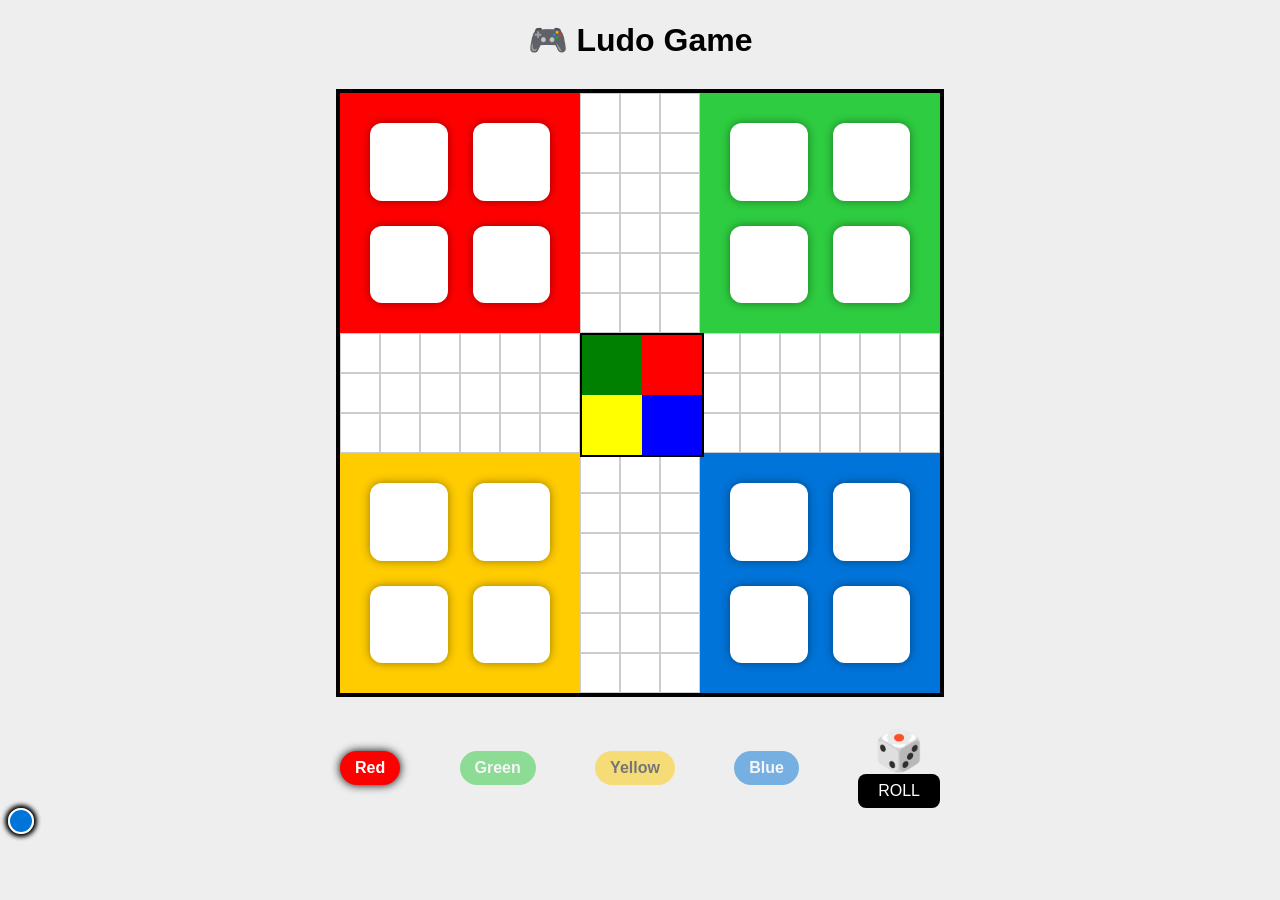
<file: ludo.html>
<!DOCTYPE html>
<html>
<head>
<meta charset="UTF-8">
<title>Ludo Game</title>

<style>
body{
  font-family:Arial;
  background:#eee;
  text-align:center;
}

/* BOARD */

.outer{
  height:600px;
  width:600px;
  margin:30px auto;
  display:grid;
  grid-template-columns:repeat(15,1fr);
  grid-template-rows:repeat(15,1fr);
  border:4px solid black;
  position:relative;
  background:white;
}

.cell{
  border:1px solid #ccc;
}

/* HOME AREAS (FIXED) */

.homeArea{
  position:absolute;
  width:240px;
  height:240px;
  display:grid;
  grid-template-columns:repeat(2,1fr);
  grid-template-rows:repeat(2,1fr);
  gap:25px;
  padding:30px;
  box-sizing:border-box;
}

.redHome{ background:red; top:0; left:0; }
.greenHome{ background:#2ecc40; top:0; right:0; }
.yellowHome{ background:#ffcc00; bottom:0; left:0; }
.blueHome{ background:#0074D9; bottom:0; right:0; }

.homeBox{
  background:white;
  border-radius:12px;
  box-shadow:0 0 10px rgba(0,0,0,0.4);
}

/* CENTER TRIANGLE */

.center{
  position:absolute;
  width:120px;
  height:120px;
  top:240px;
  left:240px;
  background:conic-gradient(
    red 0deg 90deg,
    blue 90deg 180deg,
    yellow 180deg 270deg,
    green 270deg 360deg
  );
  border:2px solid black;
}

/* TOKENS */

.token{
  height:22px;
  width:22px;
  border-radius:50%;
  position:absolute;
  border:2px solid white;
  box-shadow:0 0 6px black;
  transition:0.2s;
}

.redToken{ background:red; }
.greenToken{ background:#2ecc40; }
.yellowToken{ background:#ffcc00; }
.blueToken{ background:#0074D9; }

/* UI */

.game-ui{
  width:600px;
  margin:auto;
  display:flex;
  justify-content:space-between;
  align-items:center;
}

.player{
  padding:8px 15px;
  border-radius:20px;
  color:white;
  font-weight:bold;
  opacity:0.5;
}

.red{ background:red; }
.green{ background:#2ecc40; }
.yellow{ background:#ffcc00; color:black; }
.blue{ background:#0074D9; }

.activePlayer{
  opacity:1;
  box-shadow:0 0 10px black;
}

#diceDisplay{
  font-size:40px;
}

button{
  padding:8px 20px;
  font-size:16px;
  cursor:pointer;
  border-radius:8px;
  border:none;
  background:black;
  color:white;
}
</style>
</head>

<body>

<h1>🎮 Ludo Game</h1>

<div class="outer" id="board"></div>

<div class="game-ui">
  <div class="player red activePlayer" id="RedPanel">Red</div>
  <div class="player green" id="GreenPanel">Green</div>
  <div class="player yellow" id="YellowPanel">Yellow</div>
  <div class="player blue" id="BluePanel">Blue</div>

  <div>
    <div id="diceDisplay">🎲</div>
    <button onclick="rollDice()">ROLL</button>
  </div>
</div>

<script>

let board=document.getElementById("board");

/* CREATE GRID */
for(let i=0;i<225;i++){
  let cell=document.createElement("div");
  cell.className="cell";
  board.appendChild(cell);
}

/* CREATE HOME AREAS */

["red","green","yellow","blue"].forEach(color=>{
  let home=document.createElement("div");
  home.className="homeArea "+color+"Home";

  for(let i=0;i<4;i++){
    let box=document.createElement("div");
    box.className="homeBox";
    home.appendChild(box);
  }

  board.appendChild(home);
});

/* CENTER */
let center=document.createElement("div");
center.className="center";
board.appendChild(center);

/* SIMPLE PATH */
let cells=document.querySelectorAll(".cell");
let path=[];

for(let i=6;i<15;i++) path.push(cells[i]);
for(let i=29;i<225;i+=15) path.push(cells[i]);
for(let i=218;i>=210;i--) path.push(cells[i]);
for(let i=195;i>90;i-=15) path.push(cells[i]);

/* PLAYERS */
let players=[
 {name:"Red",color:"redToken",position:-1},
 {name:"Green",color:"greenToken",position:-1},
 {name:"Yellow",color:"yellowToken",position:-1},
 {name:"Blue",color:"blueToken",position:-1}
];

let currentPlayer=0;
let moving=false;

/* CREATE TOKENS */
players.forEach(p=>{
 let t=document.createElement("div");
 t.className="token "+p.color;
 t.id=p.name;
 document.body.appendChild(t);
});

/* DICE */
function rollDice(){

 if(moving) return;

 let dice=Math.floor(Math.random()*6)+1;
 document.getElementById("diceDisplay").innerText="🎲 "+dice;

 let player=players[currentPlayer];

 if(player.position===-1){
   if(dice===6){
     player.position=0;
     placeToken(player);
   }else{
     changeTurn();
   }
 }else{
   animateMove(player,dice);
 }

 if(dice!==6){
   setTimeout(changeTurn,800);
 }
}

/* ANIMATION */
function animateMove(player,steps){

 moving=true;
 let count=0;

 let interval=setInterval(()=>{
   if(count===steps){
     clearInterval(interval);
     moving=false;
     return;
   }

   player.position++;
   if(player.position>=path.length){
     player.position=0;
   }

   placeToken(player);
   count++;

 },200);
}

/* PLACE TOKEN */
function placeToken(player){

 let token=document.getElementById(player.name);
 let rect=path[player.position].getBoundingClientRect();

 token.style.top=rect.top+window.scrollY+8+"px";
 token.style.left=rect.left+window.scrollX+8+"px";
}

/* TURN */
function changeTurn(){

 document.getElementById(players[currentPlayer].name+"Panel")
 .classList.remove("activePlayer");

 currentPlayer=(currentPlayer+1)%players.length;

 document.getElementById(players[currentPlayer].name+"Panel")
 .classList.add("activePlayer");
}

</script>

</body>
</html>
</file>
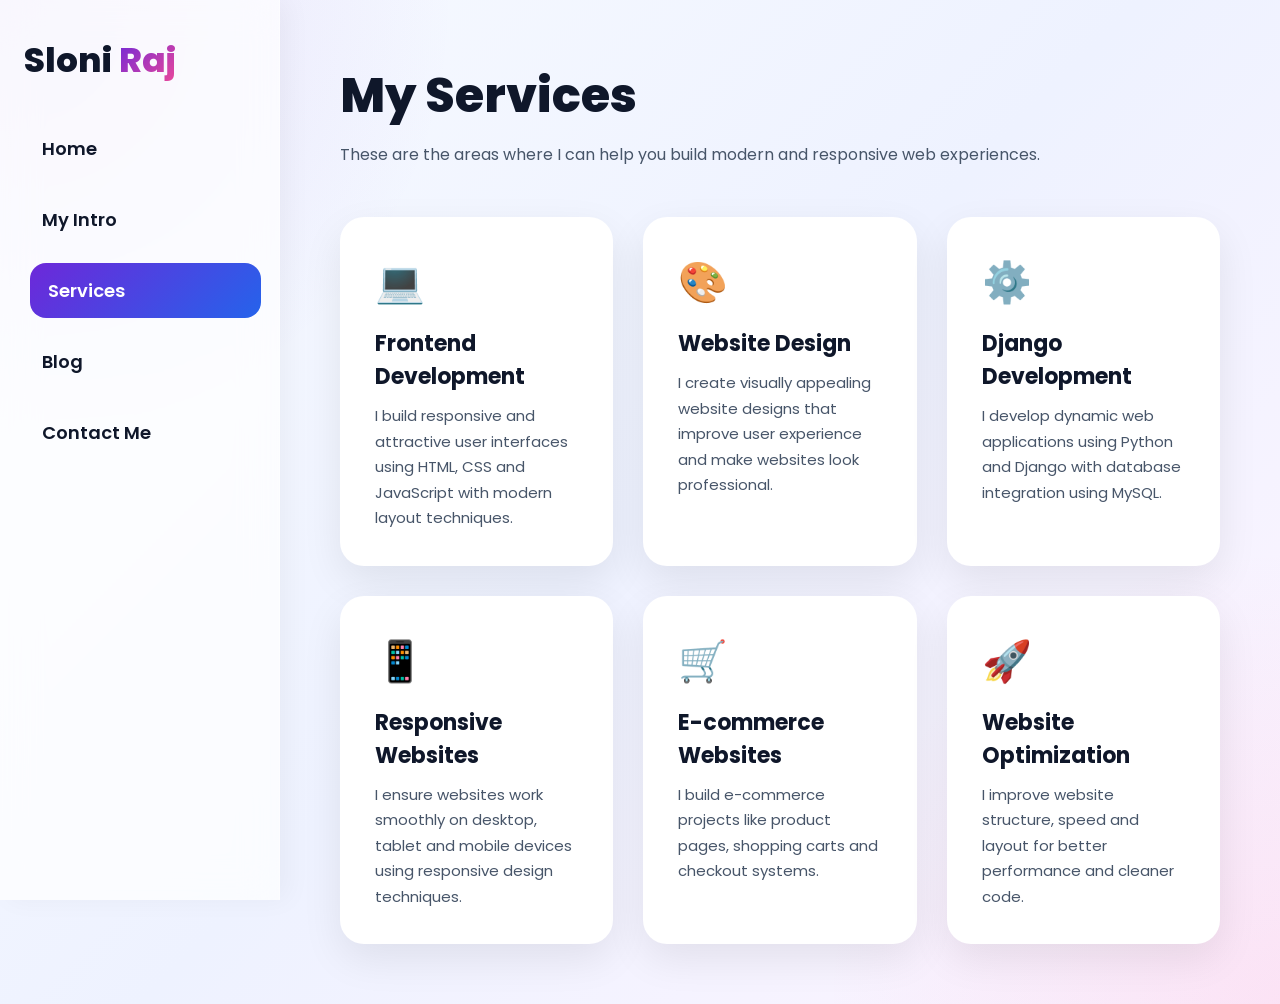
<file: services.html>
<!DOCTYPE html>
<html lang="en">
<head>
<meta charset="UTF-8">
<meta name="viewport" content="width=device-width, initial-scale=1.0">
<title>Services | Sloni Raj</title>

<link rel="preconnect" href="https://fonts.googleapis.com">
<link rel="preconnect" href="https://fonts.gstatic.com" crossorigin>

<link href="https://fonts.googleapis.com/css2?family=Poppins:wght@300;400;500;600;700;800&display=swap" rel="stylesheet">

<style>

*{
margin:0;
padding:0;
box-sizing:border-box;
font-family:'Poppins',sans-serif;
}

body{
background:
radial-gradient(circle at top left, rgba(109,40,217,0.12), transparent 28%),
radial-gradient(circle at bottom right, rgba(236,72,153,0.10), transparent 28%),
linear-gradient(135deg,#f8fbff,#eef2ff,#fdf4ff);
color:#0f172a;
overflow-x:hidden;
}

a{
text-decoration:none;
color:inherit;
}

.container{
display:flex;
min-height:100vh;
}

/* SIDEBAR */

.sidebar{
width:280px;
position:fixed;
left:0;
top:0;
height:100vh;
padding:35px 24px;
background:rgba(255,255,255,0.72);
backdrop-filter:blur(18px);
border-right:1px solid rgba(255,255,255,0.4);
box-shadow:8px 0 25px rgba(0,0,0,0.04);
}

.logo{
font-size:34px;
font-weight:800;
margin-bottom:35px;
}

.logo span{
background:linear-gradient(135deg,#6d28d9,#ec4899);
-webkit-background-clip:text;
-webkit-text-fill-color:transparent;
}

.nav-links{
list-style:none;
display:flex;
flex-direction:column;
gap:16px;
}

.nav-links a{
display:block;
padding:14px 18px;
border-radius:16px;
font-size:18px;
font-weight:600;
transition:0.3s;
}

.nav-links a:hover,
.nav-links a.active{
background:linear-gradient(135deg,#6d28d9,#2563eb);
color:white;
transform:translateX(6px);
}

/* MAIN */

.main-content{
margin-left:280px;
width:calc(100% - 280px);
padding:60px;
}

/* TITLE */

.section-title{
font-size:48px;
font-weight:800;
margin-bottom:10px;
}

.section-subtitle{
color:#475569;
margin-bottom:50px;
}

/* SERVICES GRID */

.services-grid{
display:grid;
grid-template-columns:repeat(3,1fr);
gap:30px;
}

.service-card{
background:white;
border-radius:24px;
padding:35px;
box-shadow:0 15px 40px rgba(0,0,0,0.08);
transition:0.3s;
}

.service-card:hover{
transform:translateY(-10px);
box-shadow:0 20px 45px rgba(109,40,217,0.15);
}

.service-icon{
font-size:40px;
margin-bottom:15px;
}

.service-title{
font-size:22px;
font-weight:700;
margin-bottom:10px;
}

.service-text{
font-size:15px;
color:#475569;
line-height:1.7;
}

/* RESPONSIVE */

@media (max-width:1000px){

.services-grid{
grid-template-columns:1fr 1fr;
}

}

@media (max-width:700px){

.sidebar{
display:none;
}

.main-content{
margin-left:0;
width:100%;
padding:40px 20px;
}

.services-grid{
grid-template-columns:1fr;
}

}

</style>
</head>

<body>

<div class="container">

<!-- Sidebar -->

<aside class="sidebar">

<div class="logo">
Sloni <span>Raj</span>
</div>

<ul class="nav-links">
<li><a href="index.html">Home</a></li>
<li><a href="intro.html">My Intro</a></li>
<li><a href="services.html" class="active">Services</a></li>
<li><a href="blog.html">Blog</a></li>
<li><a href="contact.html">Contact Me</a></li>
</ul>

</aside>

<!-- Main -->

<main class="main-content">

<h1 class="section-title">My Services</h1>
<p class="section-subtitle">
These are the areas where I can help you build modern and responsive web experiences.
</p>

<div class="services-grid">

<div class="service-card">
<div class="service-icon">💻</div>
<div class="service-title">Frontend Development</div>
<div class="service-text">
I build responsive and attractive user interfaces using HTML, CSS and JavaScript with modern layout techniques.
</div>
</div>

<div class="service-card">
<div class="service-icon">🎨</div>
<div class="service-title">Website Design</div>
<div class="service-text">
I create visually appealing website designs that improve user experience and make websites look professional.
</div>
</div>

<div class="service-card">
<div class="service-icon">⚙️</div>
<div class="service-title">Django Development</div>
<div class="service-text">
I develop dynamic web applications using Python and Django with database integration using MySQL.
</div>
</div>

<div class="service-card">
<div class="service-icon">📱</div>
<div class="service-title">Responsive Websites</div>
<div class="service-text">
I ensure websites work smoothly on desktop, tablet and mobile devices using responsive design techniques.
</div>
</div>

<div class="service-card">
<div class="service-icon">🛒</div>
<div class="service-title">E-commerce Websites</div>
<div class="service-text">
I build e-commerce projects like product pages, shopping carts and checkout systems.
</div>
</div>

<div class="service-card">
<div class="service-icon">🚀</div>
<div class="service-title">Website Optimization</div>
<div class="service-text">
I improve website structure, speed and layout for better performance and cleaner code.
</div>
</div>

</div>

</main>

</div>

</body>
</html>
</file>
